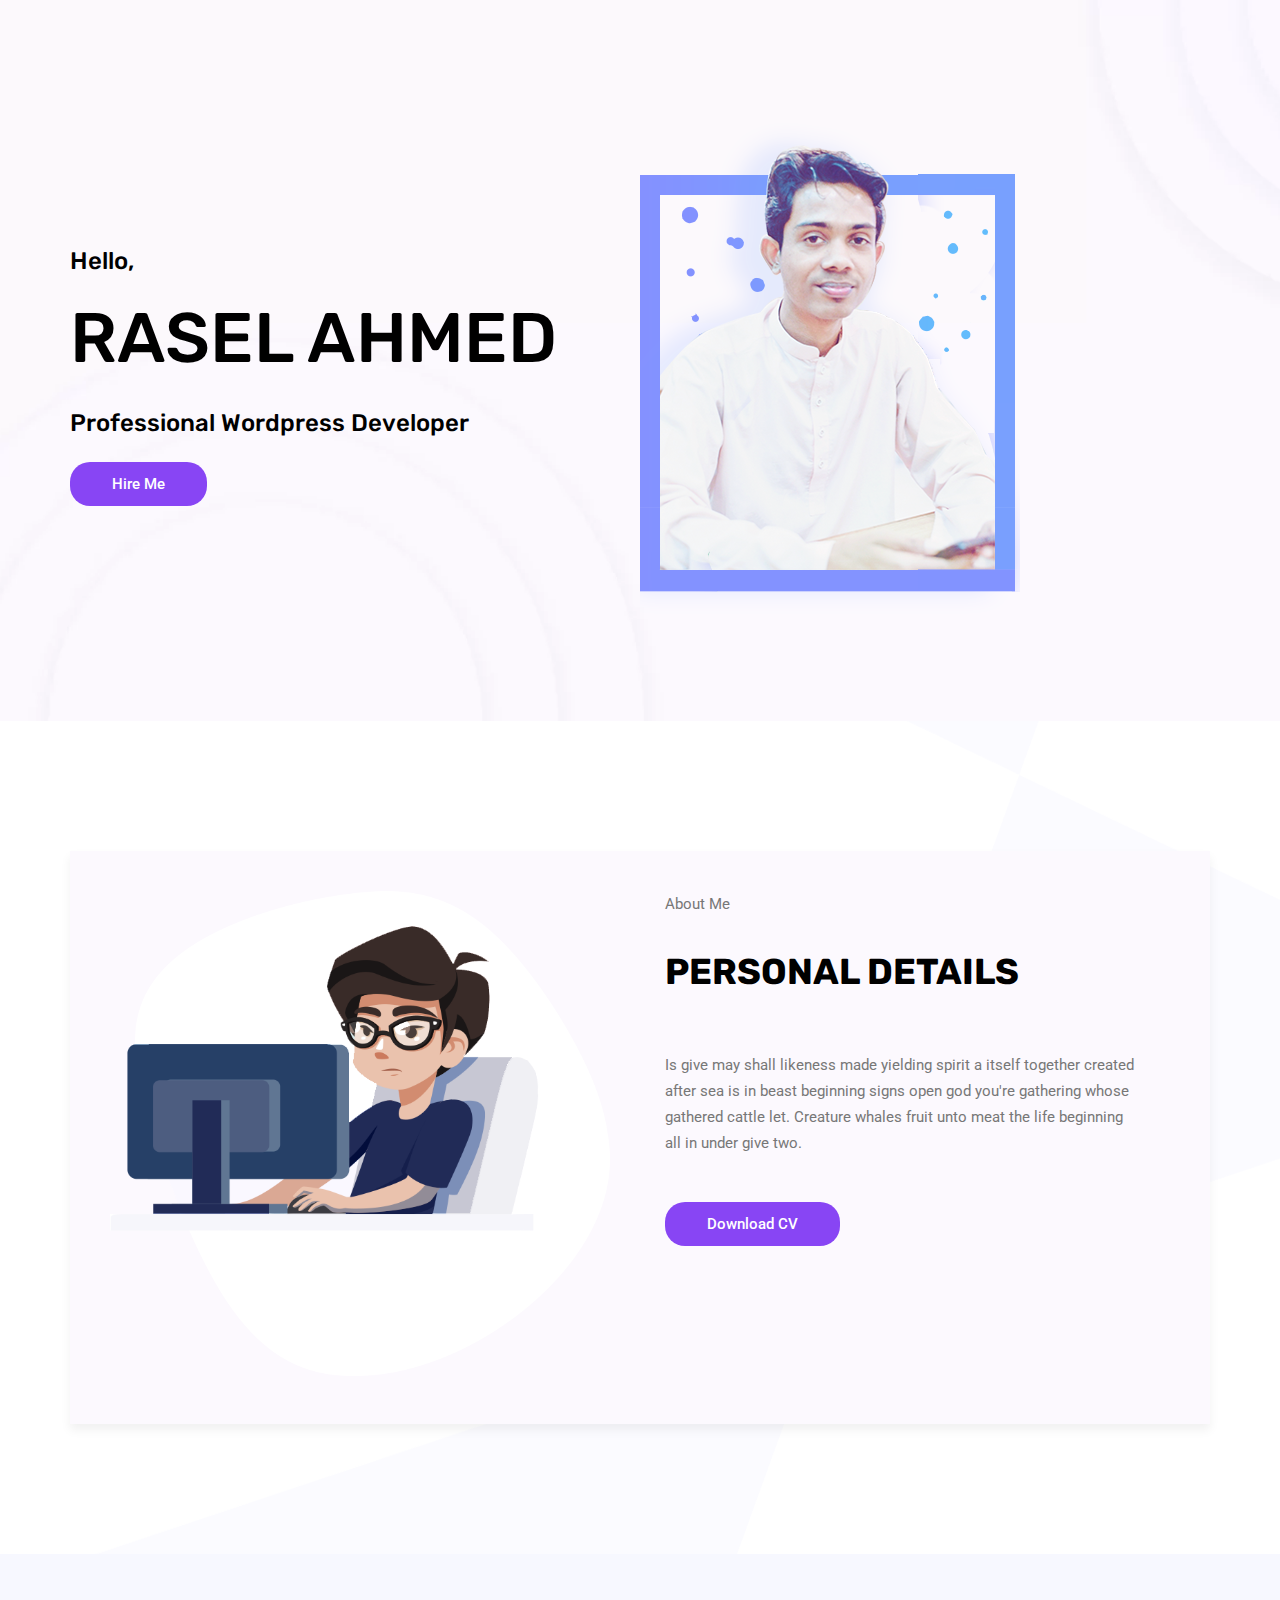
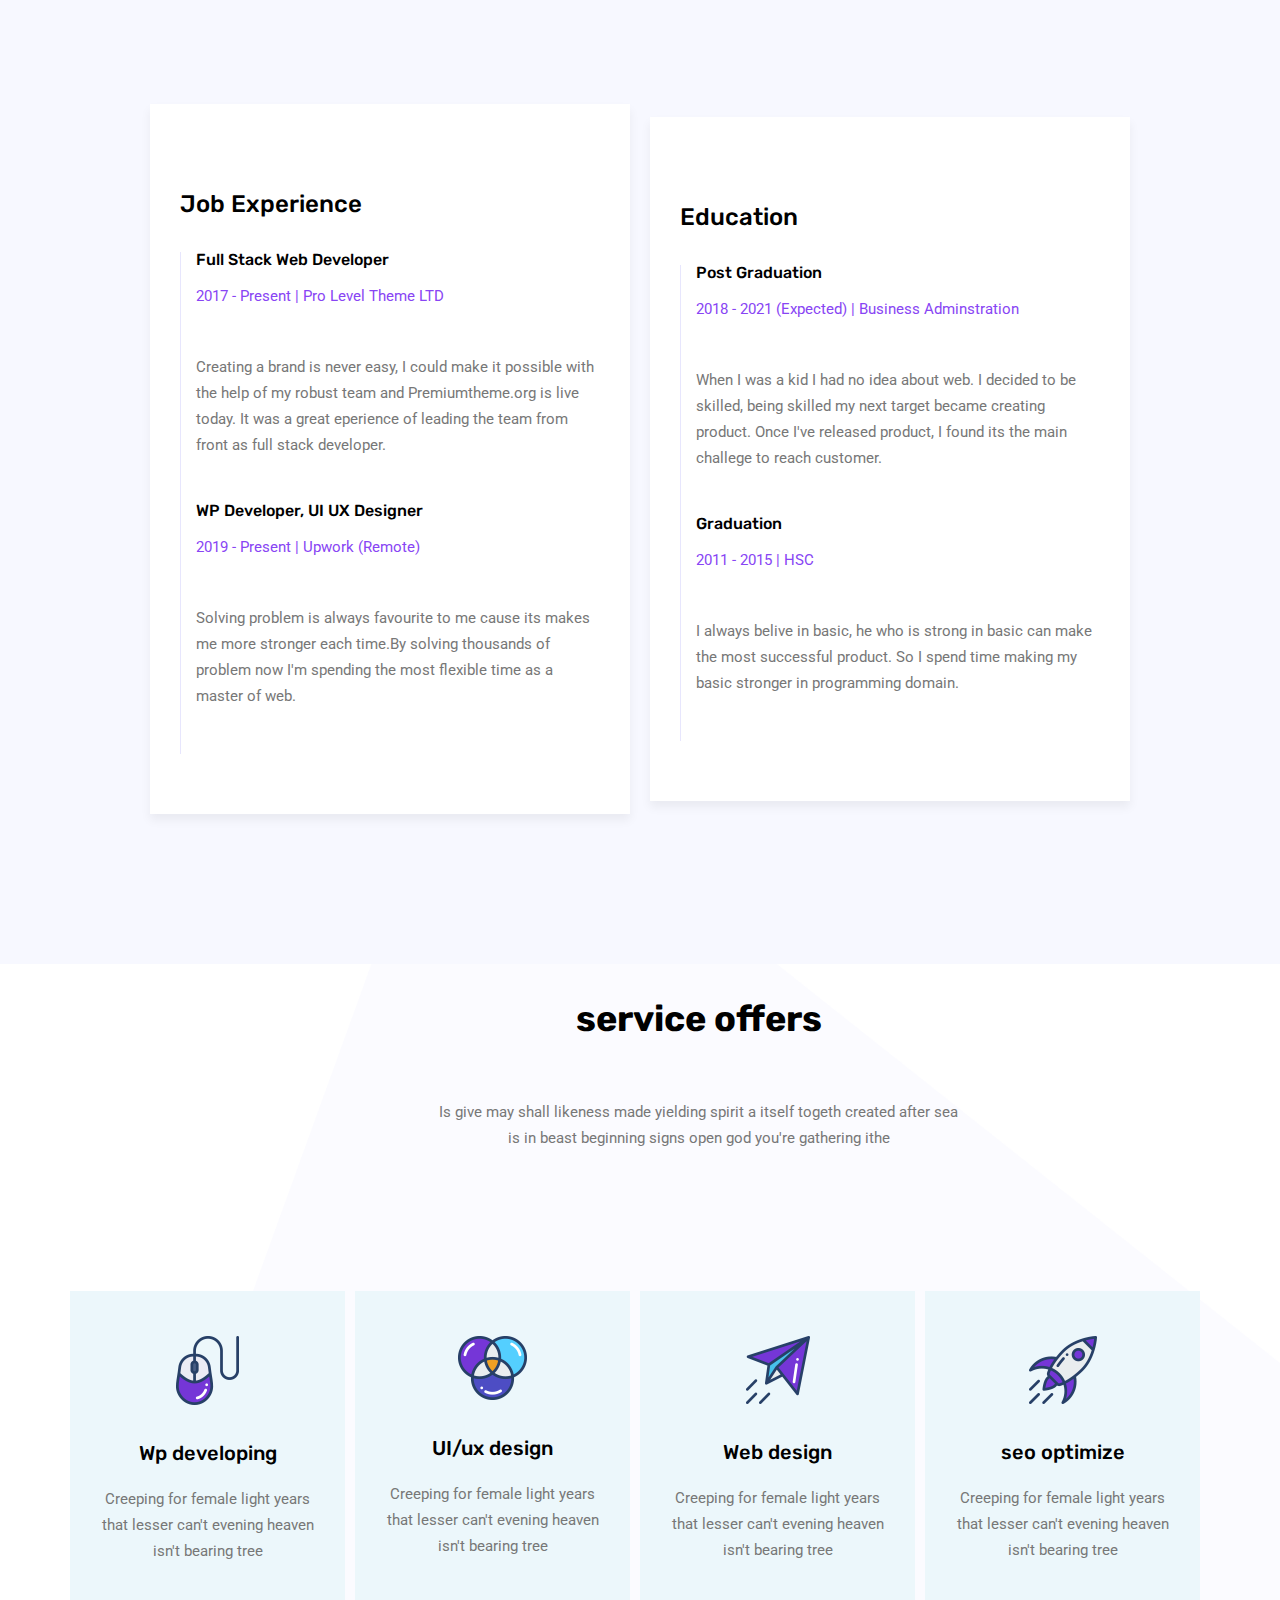
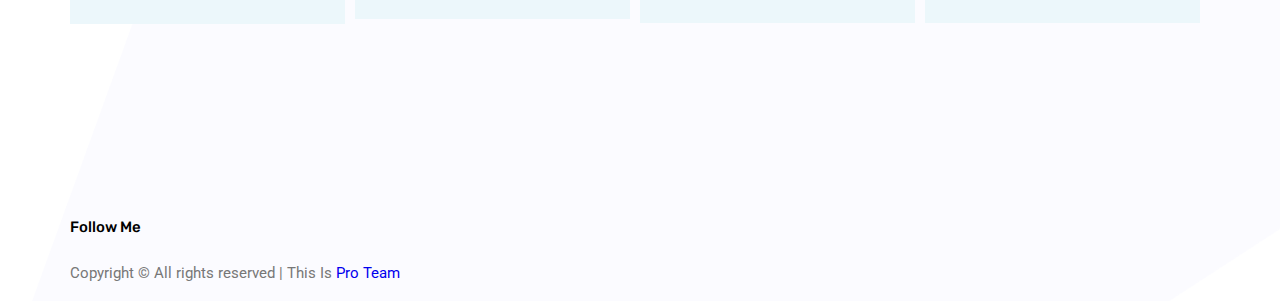
<file: Portfolio-1/index.html>
<!doctype html>
<html lang="en">

<head>
    <meta http-equiv="Content-Type" content="text/html; charset=UTF-8" />
    <meta charset="utf-8">
    <meta name="viewport" content="width=device-width, initial-scale=1, shrink-to-fit=no">
    <link rel="icon" href="#" type="image/png">
    <title>Pro Rasel</title>

    <link rel="stylesheet" href="style.css">
</head>

<body>

    <section class="home_banner_area">
        <div class="banner_inner">
            <div class="container">
                <div class="row">

                    <div class="box-size-6 hero_area">
                        <div class="banner_content">
                            <h3 class="sub-title">Hello,</h3>
                            <h1 class="">RASEL AHMED</h1>
                            <h5 class="sub-title">Professional Wordpress Developer</h5>
                            <a class="primary_btn" href="#"><span>Hire Me</span></a>
                        </div>
                    </div>
                    <div class="box-size-6 hero_area">
                        <div class="home_right_img">
                            <img class="" src="img/about-me.png" alt="">
                        </div>
                    </div>
                </div>
            </div>
        </div>
    </section>

    <section class="about_area">
        <div class="container">
            <div class="row">

                <div class="box2">
                    <div class="box-size-6">
                        <div class="about_img">
                            <img class="" src="img/profile-avatar-right.png" alt="">
                        </div>
                    </div>
                    <div class="box-size-6">
                        <div class="main_title">
                            <span>About Me</span>
                            <h2>PERSONAL DETAILS</h2>
                            <p>
                                Is give may shall likeness made yielding spirit a itself together created after sea is in beast beginning signs open god you're gathering whose gathered cattle let. Creature whales fruit unto meat the life beginning all in under give two.
                            </p>
                            <a class="primary_btn" href="#"><span>Download CV</span></a>
                        </div>
                    </div>
                </div>

            </div>
        </div>
    </section>

<section class="bio-area">
    <div class="container">
        <div class="row">

            <div class="box-size-6">
                <div class="education">
                    <h4 class="sub-title">Job Experience</h4>
                    <div class="edu-item">
                        <div class="item-header">
                            <h6>Full Stack Web Developer</h6>
                            <p>2017 - Present | Pro Level Theme LTD</p>
                        </div>
                        <p>Creating a brand is never easy, I could make it possible with the help of my robust team and Premiumtheme.org is live today. It was a great eperience of leading the team from front as full stack developer.</p>
                    </div>
                    <div class="edu-item">
                        <div class="item-header">
                            <h6>WP Developer, UI UX Designer</h6>
                            <p>2019 - Present | Upwork (Remote)</p>
                        </div>
                        <p>Solving problem is always favourite to me cause its makes me more stronger each time.By solving thousands of problem now I'm spending the most flexible time as a master of web.</p>
                    </div>
                </div>
            </div>
            <div class="box-size-6">
                <div class="education">
                    <h4 class="sub-title">Education</h4>
                    <div class="edu-item">
                        <div class="item-header">
                            <h6>Post Graduation</h6>
                            <p>2018 - 2021 (Expected) | Business Adminstration</p>
                        </div>
                        <p>When I was a kid I had no idea about web. I decided to be skilled, being skilled my next target became creating product. Once I've released product, I found its the main challege to reach customer. </p>
                    </div>
                    <div class="edu-item">
                        <div class="item-header">
                            <h6>Graduation</h6>
                            <p>2011 - 2015 | HSC</p>
                        </div>
                        <p>I always belive in basic, he who is strong in basic can make the most successful product. So I spend time making my basic stronger in programming domain.</p>
                    </div>
                </div>
            </div>
        </div>
        <div>
</section>

    <section>
        <section class="features_area">
            <div class="container">
                <div class="row">

                    <div class="service-title">
                        <div class="main_title">
                            <h2 class="text-center">service offers </h2>
                            <p class="text-center">
                                Is give may shall likeness made yielding spirit a itself togeth created after sea
                                <br> is in beast beginning signs open god you're gathering ithe
                            </p>
                        </div>
                    </div>
                </div>
                <div class="row feature_inner">
                    <div class="box-size-3 col-md-4">
                        <div class="feature_item">
                            <img src="img/services/s1.png" alt="">
                            <h4>Wp developing</h4>
                            <p>Creeping for female light years that lesser can't evening heaven isn't bearing tree</p>
                        </div>
                    </div>
                    <div class="box-size-3 col-md-4">
                        <div class="feature_item">
                            <img src="img/services/s2.png" alt="">
                            <h4>UI/ux design</h4>
                            <p>Creeping for female light years that lesser can't evening heaven isn't bearing tree</p>
                        </div>
                    </div>
                    <div class="box-size-3 col-md-4">
                        <div class="feature_item">
                            <img src="img/services/s3.png" alt="">
                            <h4>Web design</h4>
                            <p>Creeping for female light years that lesser can't evening heaven isn't bearing tree</p>
                        </div>
                    </div>
                    <div class="box-size-3 col-md-4">
                        <div class="feature_item">
                            <img src="img/services/s4.png" alt="">
                            <h4>seo optimize</h4>
                            <p>Creeping for female light years that lesser can't evening heaven isn't bearing tree</p>
                        </div>
                    </div>
                </div>
            </div>
        </section>

        <footer class="footer_area">
            <div class="container">
                <div class="row">
                    
                    <div class="box-size-6">
                    <h4>Follow Me</h4>
                    <p>
                        Copyright &copy; All rights reserved | This Is <a href="index.html" target="_blank">Pro Team</a>
                    </p>
                 </div>
            </div>
        </footer>

</body>
</html>
</file>
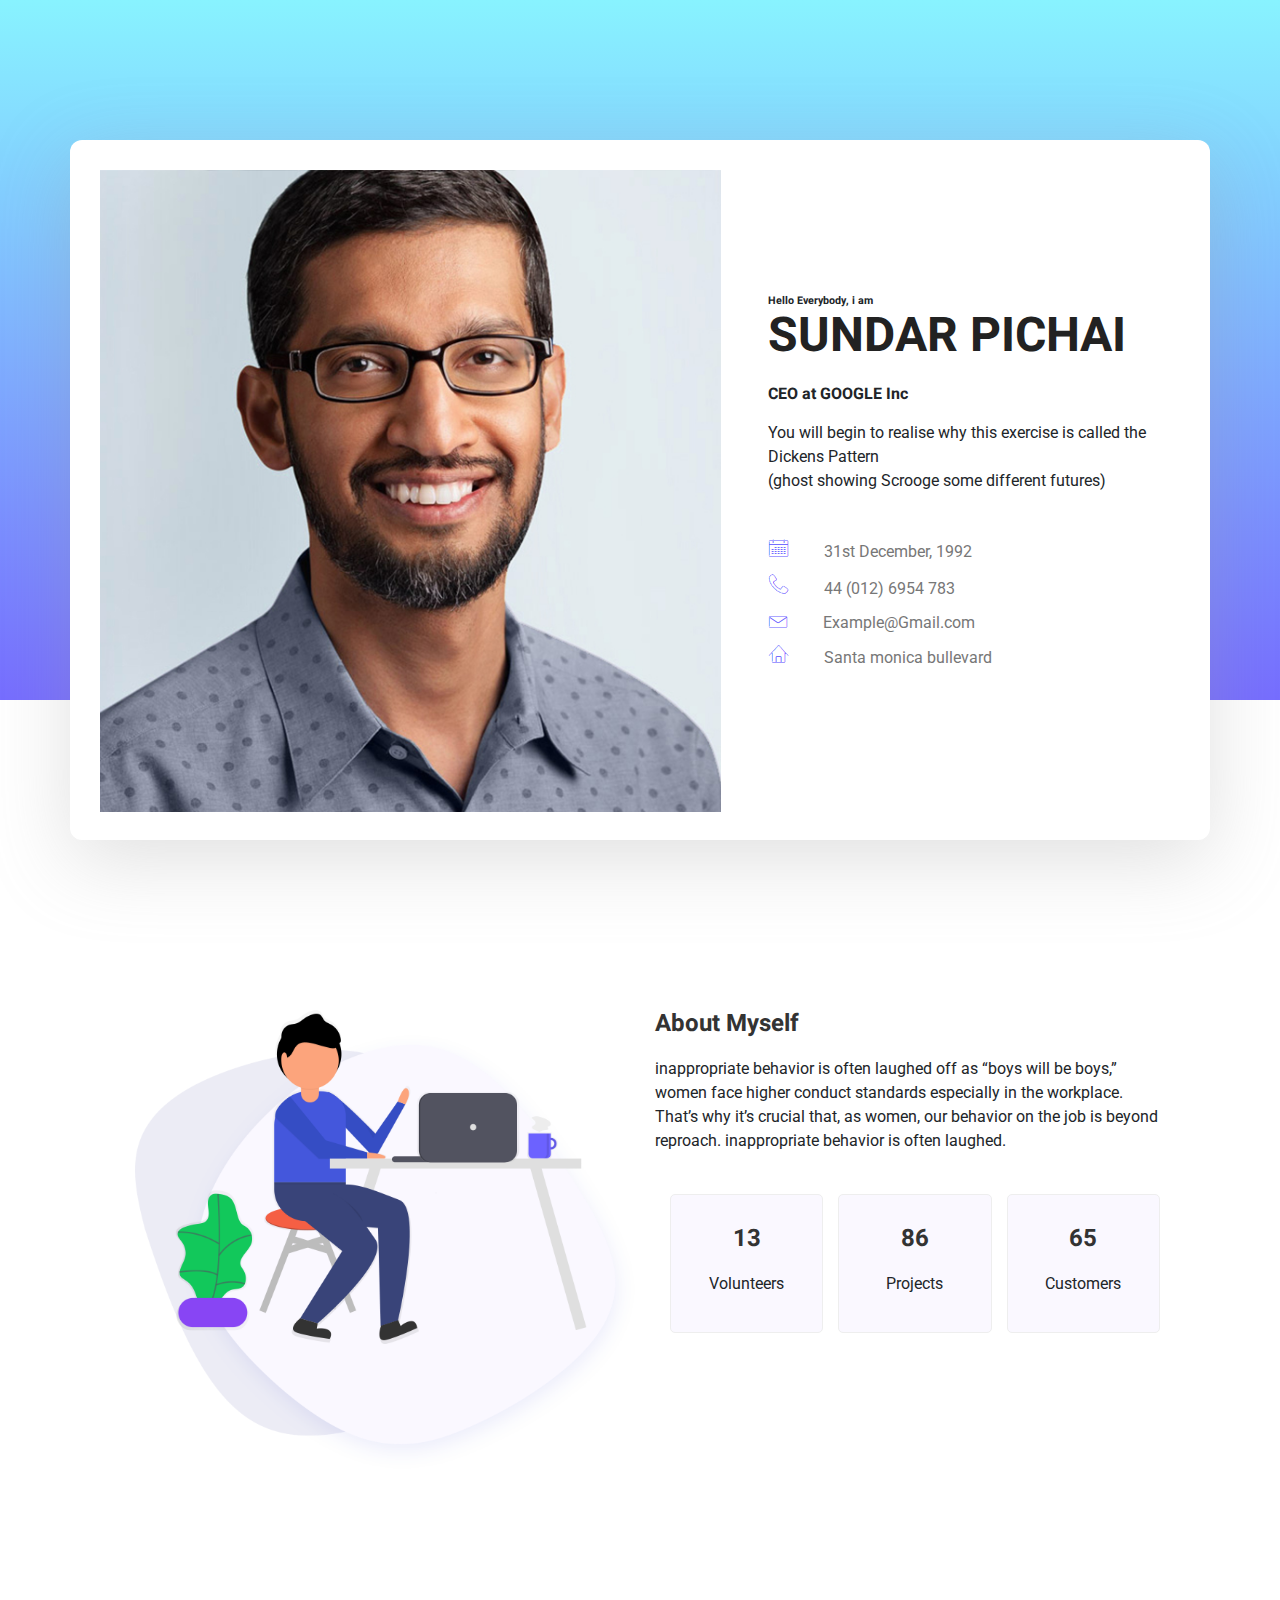
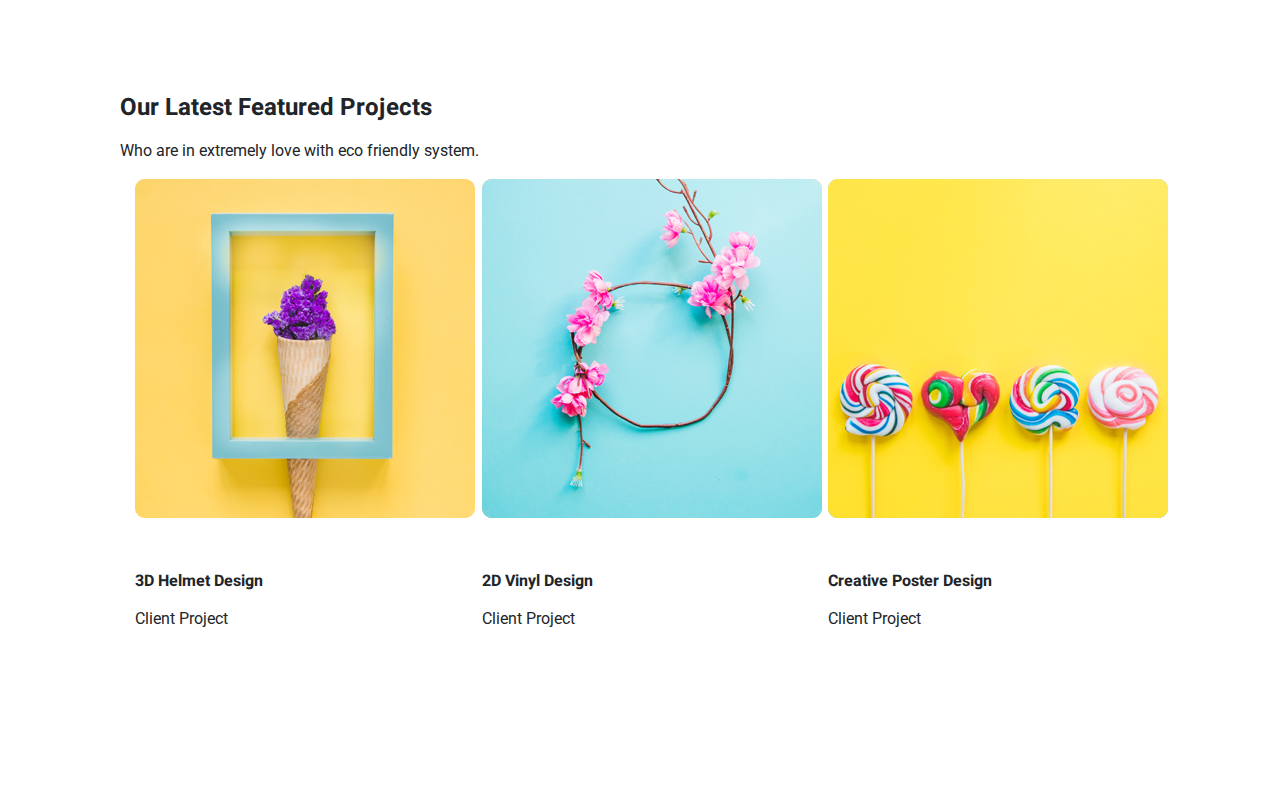
<file: Portfolio-2/index.html>
<!doctype html>
<html lang="en">

<head>
    <meta http-equiv="Content-Type" content="text/html; charset=UTF-8" />
    <meta charset="utf-8">
    <meta name="viewport" content="width=device-width, initial-scale=1, shrink-to-fit=no">
    <link rel="icon" href="#" type="image/png">
    <title>Personal Portfolio</title>

    <link rel="stylesheet" href="style.css">
</head>

<body>
    <header class="header_area">
    </header>
    <section class="home_banner_area">
        <div class="container box_1620">
            <div class="banner_inner d-flex align-items-center">
                <div class="banner_content">
                    <div class="media">
                        <div class="d-flex">
                            <img src="img/personal.jpg" alt="">
                        </div>
                        <div class="media-body">
                            <div class="personal_text">
                                <h6>Hello Everybody, i am</h6>
                                <h3>Sundar Pichai</h3>
                                <h4>CEO at GOOGLE Inc</h4>
                                <p>You will begin to realise why this exercise is called the Dickens Pattern
                                    <br> (ghost showing Scrooge some different futures)</p>
                                <ul class="list basic_info">
                                    <li><img src="img/icon/bio/date.png"><a href="#">31st December, 1992</a></li>
                                    <li><img src="img/icon/bio/phone.png"><a href="#">44 (012) 6954 783</a></li>
                                    <li><img src="img/icon/bio/email.png"><a href="#"><span class="__cf_email__" data-cfemail="#">Example@Gmail.com</span></a></li>
                                    <li><img src="img/icon/bio/home.png"><a href="#"><i class="lnr lnr-home"></i>Santa monica bullevard</a></li>
                                </ul>

                            </div>
                        </div>
                    </div>
                </div>
            </div>
        </div>
    </section>

    <section class="welcome_area p_120">
        <div class="container">
            <div class="row welcome_inner">

                <div class="col-box-6">
                    <div class="containerx horizontal rounded">
                        <div class="about_img">
                            <img class="" src="img/about-me.webp" alt="">
                        </div>
                    </div>
                </div>

                <div class="col-box-6">
                    <div class="welcome_text">
                        <h2>About Myself</h2>
                        <p>inappropriate behavior is often laughed off as “boys will be boys,” women face higher conduct standards especially in the workplace. That’s why it’s crucial that, as women, our behavior on the job is beyond reproach. inappropriate behavior is often laughed.</p>

                        <div class="counter-box">
                            <div class="row">
                                <div class="col-box-4">
                                    <div class="wel_item">
                                        <h2>13</h2>
                                        <p>Volunteers</p>
                                    </div>
                                </div>
                                <div class="col-box-4">
                                    <div class="wel_item">
                                        <h2>86</h2>
                                        <p>Projects</p>
                                    </div>
                                </div>
                                <div class="col-box-4">
                                    <div class="wel_item">
                                        <h2>65</h2>
                                        <p>Customers</p>
                                    </div>
                                </div>
                            </div>
                        </div>

                    </div>
                </div>
            </div>
    </section>

    <section class="home_gallery_area p_120">
        <div class="container">
            <div class="main_title">
                <h2>Our Latest Featured Projects</h2>
                <p>Who are in extremely love with eco friendly system.</p>
            </div>

        </div>
        <div class="container">
            <div class="gallery_f_inner row imageGallery1">
                <div class="col-box-4 brand manipul design print">
                    <img class="img-fluid" src="img/gallery/project-1.jpg" alt="">
                    <a class="light" href="img/gallery/project-1.jpg"><img src="img/gallery/icon.png" alt=""></a>
                    <div class="g_item_text">
                        <h4>3D Helmet Design</h4>
                        <p>Client Project</p>
                    </div>
                </div>

                <div class="col-box-4 brand manipul design print">
                    <img class="img-fluid" src="img/gallery/project-2.jpg" alt="">
                    <a class="light" href="img/gallery/project-2.jpg"><img src="img/gallery/icon.png" alt=""></a>
                    <div class="g_item_text">
                        <h4>2D Vinyl Design</h4>
                        <p>Client Project</p>
                    </div>
                </div>

                <div class="col-box-4 brand manipul design print">
                    <img class="img-fluid" src="img/gallery/project-3.jpg" alt="">
                    <a class="light" href="img/gallery/project-3.jpg"><img src="img/gallery/icon.png" alt=""></a>
                    <div class="g_item_text">
                        <h4>Creative Poster Design</h4>
                        <p>Client Project</p>
                    </div>
                </div>

        </div>
    </section>

</body>

</html>
</file>
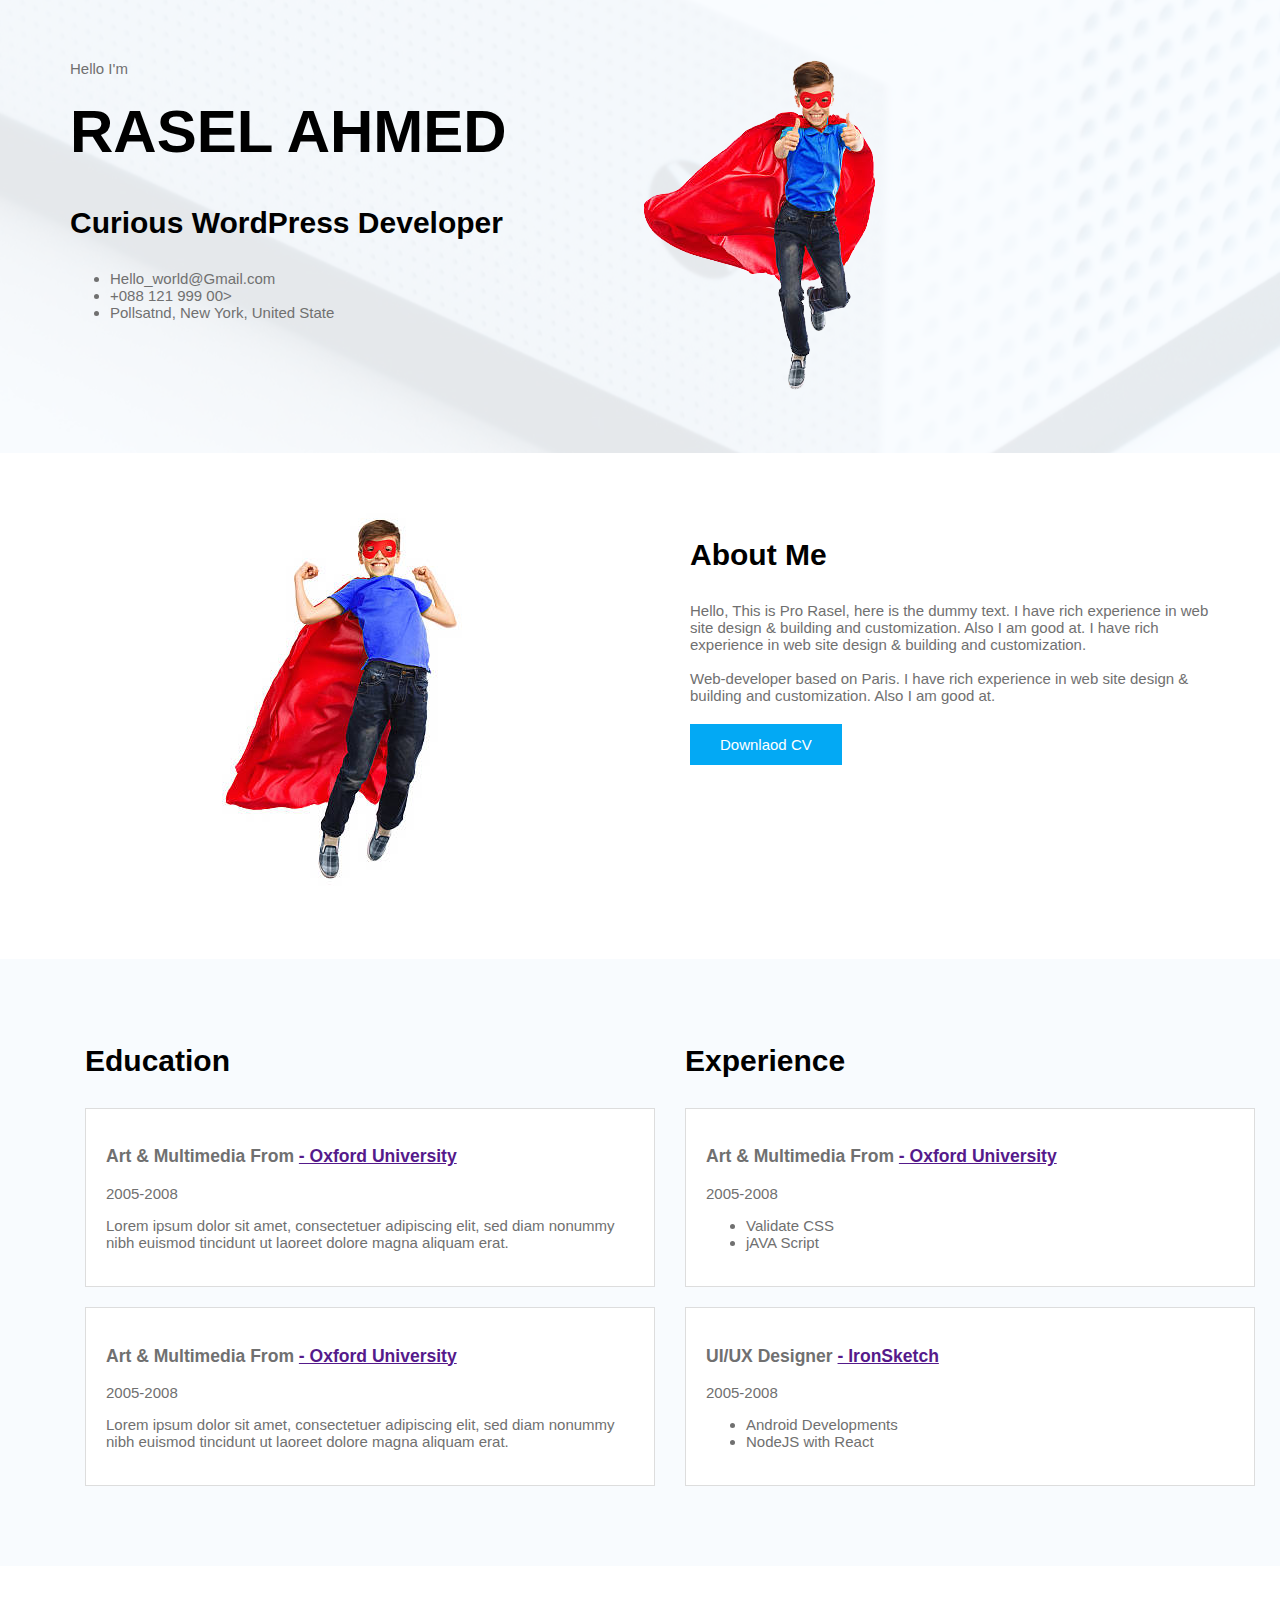
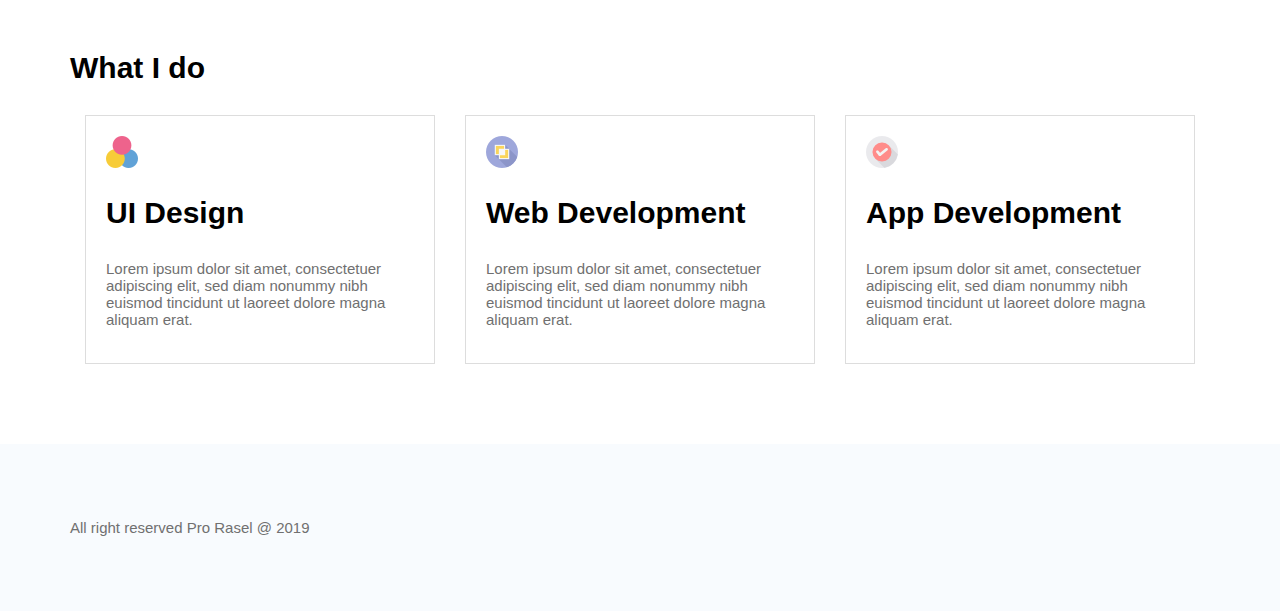
<file: Portfolio-3/index.html>
<!doctype html>
<html lang="en">

<head>
    <meta http-equiv="Content-Type" content="text/html; charset=UTF-8" />
    <title>Portfolio-3</title>
    <!-- Required meta tags -->
    <meta charset="utf-8">
    <meta http-equiv="X-UA-Compatible" content="IE=edge">
    <meta name="viewport" content="width=device-width, initial-scale=1, shrink-to-fit=no">
    <meta name="description" content="professional and personal website page" />
    <meta name="developer" content="Pro">
    <link rel="stylesheet" href="styles.css">
</head>

<body>
    <!--Home-->
    <section class="home home-2-img">
        <div class="img-color-overlay">
            <div class="container">
                <div class="row section-separator">
                    <div class="col-md-6">
                        <div class="header-info">
                            <div class="promo"> <span>Hello I'm</span>
                            </div>
                            <h2 class="">RASEL AHMED</h2>
                            <h4>Curious WordPress Developer</h4>
                            <ul>
                                <li>Hello_world@Gmail.com</li>
                                <li>+088 121 999 00></li>
                                <li>Pollsatnd, New York, United State</li>
                            </ul>
                        </div>
                    </div>
                    <div class="col-md-6">
                        <div class="img-border">
                            <img src="images/user_avatar.png" alt="" class="img-fluid">
                        </div>
                    </div>
                </div>
            </div>
        </div>
    </section>

    <!--ABOUT -->
    <section class="about section-separator">
        <div class="container">
            <div class="row">
                <div class="col-md-6">
                    <div class="img-border">
                        <img src="images/about-avatar.png" alt="" class="img-fluid">
                    </div>
                </div>
                <div class="col-md-6">
                    <div class="about-inner">
                        <h2>About Me</h2>
                        <p class="">Hello, This is Pro Rasel, here is the dummy text. I have rich experience in web site design & building and customization. Also I am good at. I have rich experience in web site design & building and customization.
                            <br>
                            <br>Web-developer based on Paris. I have rich experience in web site design & building and customization. Also I am good at.</p>
                        <br> <a href="" class="btn btn-fill">Downlaod CV</a>
                    </div>
                </div>
            </div>
        </div>
    </section>

    <!--EXPERIENCES-->
    <section class="experience section-separator">
        <div class="container">
            <div class="row">
                <div class="col-md-6 pd-15">
                    <h2>Education</h2>
                    <div class="service-item">
                        <h3>Art & Multimedia From <a href="">- Oxford University</a></h3>
                        <div class="eduyear">2005-2008</div>
                        <p>Lorem ipsum dolor sit amet, consectetuer adipiscing elit, sed diam nonummy nibh euismod tincidunt ut laoreet dolore magna aliquam erat.</p>
                    </div>
                    <div class="service-item">
                        <h3>Art & Multimedia From <a href="">- Oxford University</a></h3>
                        <div class="eduyear">2005-2008</div>
                        <p>Lorem ipsum dolor sit amet, consectetuer adipiscing elit, sed diam nonummy nibh euismod tincidunt ut laoreet dolore magna aliquam erat.</p>
                    </div>
                </div>
                <div class="col-md-6 pd-15">
                    <h2>Experience</h2>
                    <div class="service-item">
                        <h3>Art & Multimedia From <a href="">- Oxford University</a></h3>
                        <div class="eduyear">2005-2008</div>
                        <ul class="work-responsibility">
                            <li>Validate CSS</li>
                            <li>jAVA Script</li>
                        </ul>
                    </div>
                    <div class="service-item">
                        <h3>UI/UX Designer <a href="">- IronSketch</a></h3>
                        <div class="eduyear">2005-2008</div>
                        <ul class="work-responsibility">
                            <li>Android Developments</li>
                            <li>NodeJS with React</li>
                        </ul>
                    </div>
                </div>
            </div>
        </div>
    </section>

    <!--SERVICE-->
    <section class="service section-separator">
        <div class="container">
            <h2>What I do</h2>
            <div class="row">
                <div class="pd-15">
                    <div class="service-item">
                        <img src="images/icon/service/ui.png">
                        <h2>UI Design</h2>
                        <p>Lorem ipsum dolor sit amet, consectetuer adipiscing elit, sed diam nonummy nibh euismod tincidunt ut laoreet dolore magna aliquam erat.</p>
                    </div>
                </div>
                <div class="pd-15">
                    <div class="service-item">
                        <img src="images/icon/service/intersection.png">
                        <h2>Web Development</h2>
                        <p>Lorem ipsum dolor sit amet, consectetuer adipiscing elit, sed diam nonummy nibh euismod tincidunt ut laoreet dolore magna aliquam erat.</p>
                    </div>
                </div>
                <div class="pd-15">
                    <div class="service-item">
                        <img src="images/icon/service/accept.png">
                        <h2>App Development</h2>
                        <p>Lorem ipsum dolor sit amet, consectetuer adipiscing elit, sed diam nonummy nibh euismod tincidunt ut laoreet dolore magna aliquam erat.</p>
                    </div>
                </div>
            </div>
        </div>
    </section>

    <footer class="footer section-separator">
        <div class="container">
            <div class="footer-text">
                <p>All right reserved Pro Rasel @ 2019</p>
            </div>
        </div>
    </footer>
</body>

</html>
</file>
<file: Portfolio-1/style.css>
@import url("https://fonts.googleapis.com/css?family=Roboto:400,500|Rubik:500,700");
 body {
     line-height: 26px;
     font-size: 15px;
     font-family: "Roboto", sans-serif;
     font-weight: 400;
     color: #777777;
     background: url(img/body-bg.png) no-repeat center;
     margin: 0px;
     padding: 0px;
}
 h1,h2,h3,h4,h5,h6 {font-family: "Rubik", sans-serif;font-weight: 500;color: #000000;}
a {text-decoration: none;transition: all 0.3s ease-in-out;}
a:hover, a:focus {text-decoration: none;outline: none;}
.text-center{text-align: center;}

.container{width:100%;margin-right:auto;margin-left:auto}
.container{max-width:1140px}
.row{flex-wrap:wrap;display:flex;}
.box-size-6{-ms-flex:0 0 50%;flex:0 0 50%;max-width:50%;vertical-align:middle;align-self:center;float:left}
.box-size-3{-ms-flex:0 0 25%;flex:0 0 25%;max-width:25%}

.primary_btn {
    color: #fff;
    background-color: #8845f4;
    padding: 13px 0px;
    font-weight: 500;
    border-radius: 20px;}
.primary_btn span {padding: 0 42px;}
.sub-title{
    font-size: 24px;
    margin-bottom: 35px;}

/* Main Title Area css */
.about_area{padding: 130px 0;}
.main_title {
     text-align: left;
     margin-bottom: 100px;
     margin-left: 10.33333%;}
 .main_title h2 {
     font-size: 36px;
     font-weight: 700;
     margin-bottom: 15px;
     line-height: 50px;}
.main_title p{padding: 40px 0px;}

/* ------------------ */
.service-title {width: 100%;}
 .home_banner_area {
     z-index: 1;
     background: url(img/banner/home-banner.png) no-repeat scroll center center;
     background-size: cover;}
 .home_banner_area .banner_inner .home_right_img {padding-top: 100px;}
.home_banner_area .banner_inner .banner_content h1 {
    text-transform: uppercase;
    margin-top: 20px;
    font-size: 70px;
    line-height: 60px;
    margin-bottom: 25px;}
/* --------------------- */
.about_img img{width: 500px;}
 .box2{
     background: #fcf9fe;
     padding: 40px;
     box-shadow: 0 6px 10px 0 rgba(0, 0, 0, 0.06);}

/* --------------------- */
 .features_area { padding-bottom: 170px; }
 .feature_item {
     padding: 45px 25px;
     text-align: center;
     background: #ecf7fb;
     margin-right: 10px;}
 .feature_item h4 {
     font-size: 20px;
     margin-bottom: 20px;}
/* --------------------- */
.bio-area{
    background-color: #f7f8ff;
    padding: 140px 140px;}
.item-header {padding-bottom: 15px}
.item-header p {color: #8845f4;}
.item-header h6 {
    line-height: 16px;
    font-size: 16px;
    margin: 0px;}

.education {
     background: #ffffff;
     padding: 55px 30px 60px;
     margin: 10px;
     box-shadow: 0 6px 10px 0 rgba(0, 0, 0, 0.06);}

.edu-item {padding-left: 15px;padding-bottom: 30px;border-left: 1px solid rgba(137, 130, 247, .2)}
</file>
<file: Portfolio-2/style.css>
@import url("https://fonts.googleapis.com/css?family=Heebo:300,400,700,900|Roboto:300,400,500,700");
*, ::after, ::before {box-sizing: border-box;}
body {
  margin: 0;
  font-size: 1rem;
  font-weight: 400;
  line-height: 1.5;
  color: #212529;
  text-align: left;
  background-color: #fff;
  font-family: "Roboto", sans-serif;
  margin-bottom: 40px;
}
h1,h2,h3,h4,h5,h6 {font-family: Heebo,sans-serif;font-weight: 700;margin: 0;padding: 0;line-height: 1.2;}
a {text-decoration: none;transition: all 0.3s ease-in-out;}
a:hover, a:focus {text-decoration: none;outline: none;}
.list {list-style: none;margin: 0px;padding: 0px;}
.p_120{padding: 100px 120px;}


.container{width:100%;margin-right:auto;margin-left:auto}
.container{max-width:1140px}
.row{flex-wrap:wrap;display:flex;}
.col-box-6 {-ms-flex: 0 0 50%;flex: 0 0 50%;max-width: 50%;}
.col-box-4 {-ms-flex: 0 0 33.333333%;flex: 0 0 33.333333%;max-width: 33.333333%;}
.col-box-4,.col-box-6{position:relative;width:100%;padding-left:15px}

/*----------------------------------------------------*/
.home_banner_area {
  position: relative;
  z-index: 1;
  background-image: linear-gradient(0deg, #766dff 0%, #88f3ff 100%);
  margin-bottom: 200px;}

.home_banner_area .box_1620 {
  min-height: 700px;
  border-radius: 12px;
  position: relative;
  bottom: -140px;
  background: #fff;
  padding: 30px;
  box-shadow: 0px 20px 80px 0px rgba(153, 153, 153, 0.3);}

.home_banner_area .banner_inner .banner_content .media .d-flex {
  display: flex!important;
  float: left;
  position: relative;}
.home_banner_area .banner_inner .banner_content .media .d-flex img{width: 93%;}
.media-body {-ms-flex: 1;flex: 1;padding-top: 125px;}
/*----------------------------------------------------*/
.counter-box{padding-top: 25px;}
.wel_item {
  border: 1px solid #eeeeee;
  padding: 20px 20px;
  border-radius: 5px;
  text-align: center;
  background: #faf8ff;
}
.personal_text h3 {
  font-size: 48px;
  text-transform: uppercase;
  margin-bottom: 20px;
  color: #222222;
}
.personal_text .basic_info li {
    margin-bottom: 10px;}
.personal_text .basic_info li a {
  position: relative;
  padding-left: 35px;
  font-size: 16px;
  color: #777777;}
.basic_info{padding-top: 30px;}
/*----------------------------------------------------*/
.containerx, .welcome_text h2 {
  margin-bottom: 18px;
  color: #333;
    margin-top: 10px;}
.about_img img {
    width: 500px;}

@media (min-width: 1620px) {
  .box_1620 {
    max-width: 1620px !important;
    margin: auto;
    width: 100%;
    padding-left: 0px;
    padding-right: 0px;}

.home_banner_area .banner_inner .banner_content .media .d-flex {padding-right: 120px;}}
</file>
<file: Portfolio-3/styles.css>
body {
    font-family: roboto, sans-serif;
    font-size: 15px;
    color: #707070;
    padding: 0;
    margin: 0
}
.section-title h3,h2,h4 {
    font-size: 30px;
    margin-bottom: 30px;
    color: #000;
}
.pd-15 {padding: 0px 15px;}

.container {
    width: 100%;
    margin-right: auto;
    margin-left: auto
}
.container {max-width: 1140px}
.row {display:flex;}

.col-md-6 {
    flex: 0 0 50%;
    max-width: 50%
}
.section-separator {
    padding: 60px 0;
}
/*HOME SECTION*/
.img-color-overlay {
    background-color: rgba(249, 252, 255, .92)
}
.home-2-img {
    background-image: url(images/home-bg-img.jpg);
        background-position: center center;
}
.home .header-info h2 {
    font-size: 60px;
    margin: 20px 0;
}
.home .hero-img img {
    border: 20px solid rgb(232, 236, 240);
}
/* ABOUT ME SECTION*/
.about .about-inner {
    padding-left: 50px;
}
.btn.btn-fill{
    background-color:#03a9f4;
    color:#fff;
    padding: 12px 30px;
    text-decoration: none;
}
/*Eudcation SECTION*/
.service-item {
    padding: 20px;
    margin-bottom: 20px;
    border:1px solid #ddd;
    background-color: #fff;
}
.experience, .footer {
    background-color: #f8fbfe;
}
</file>
